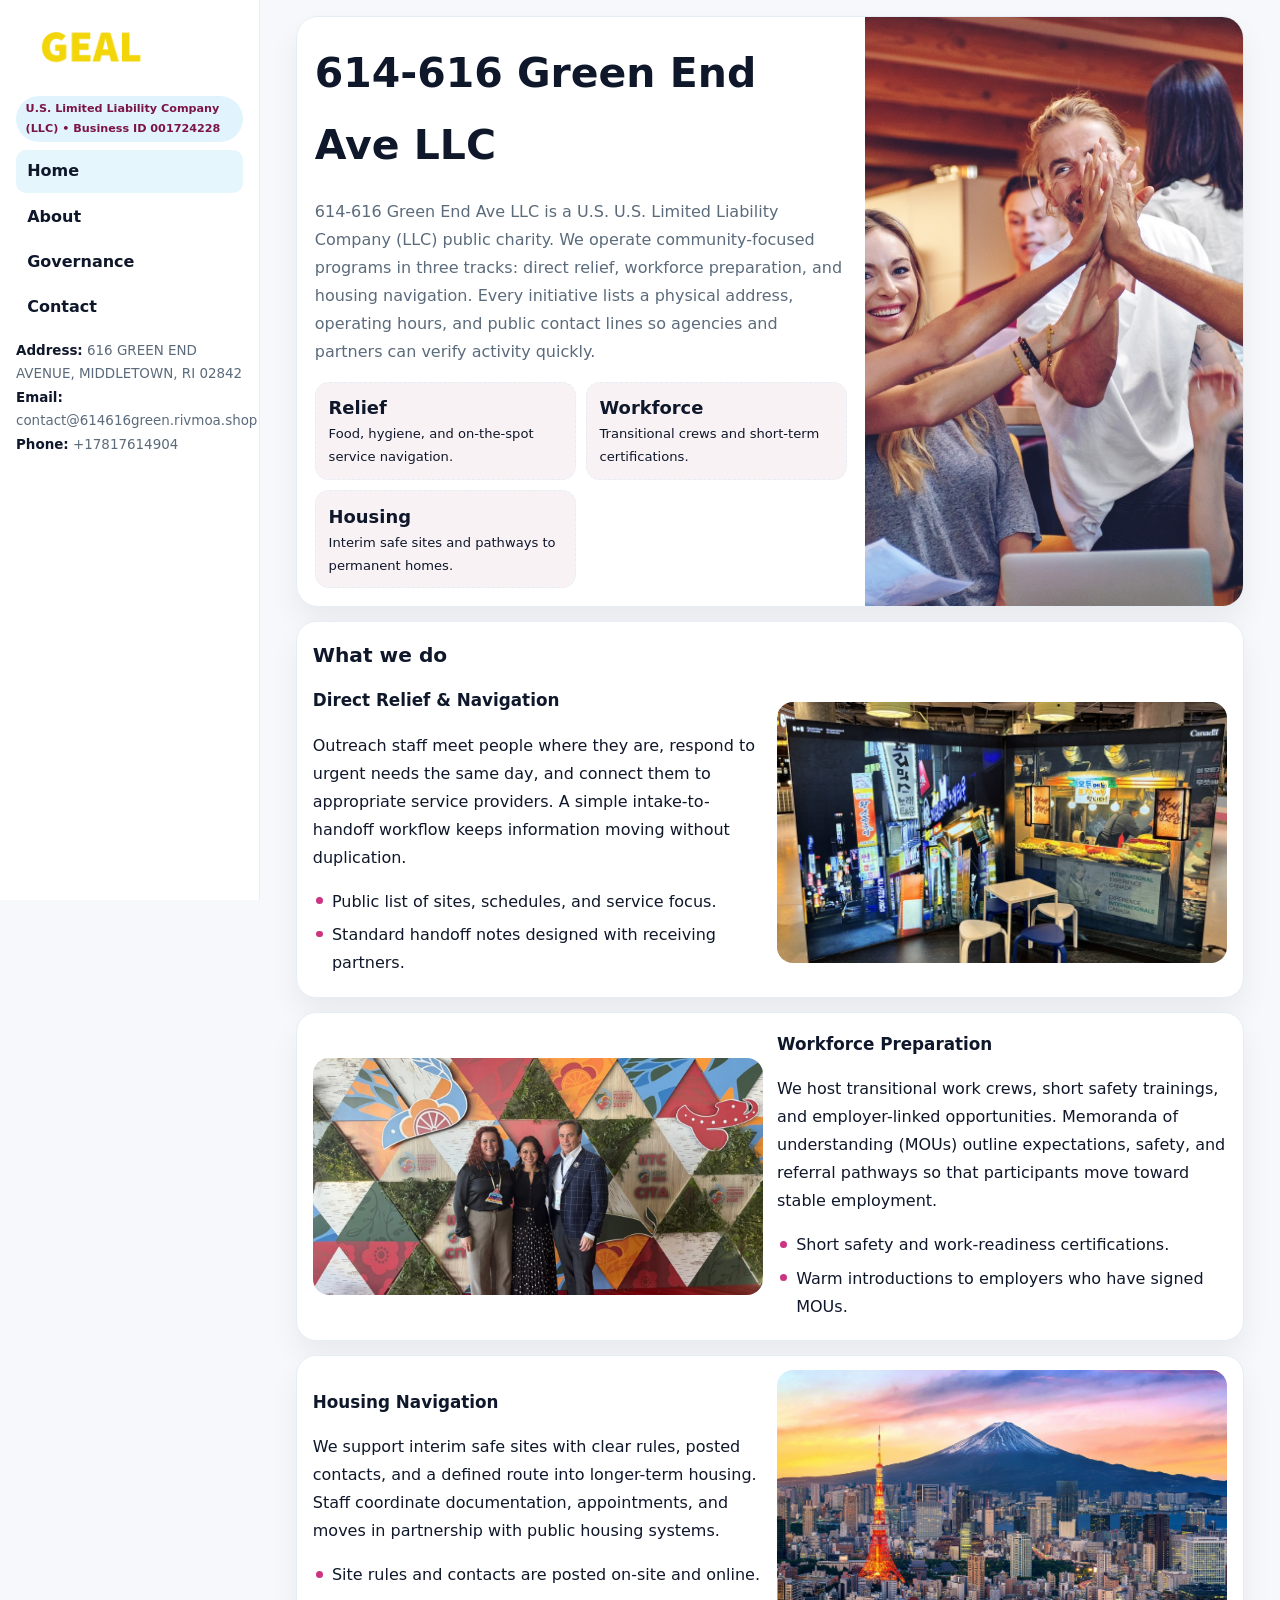
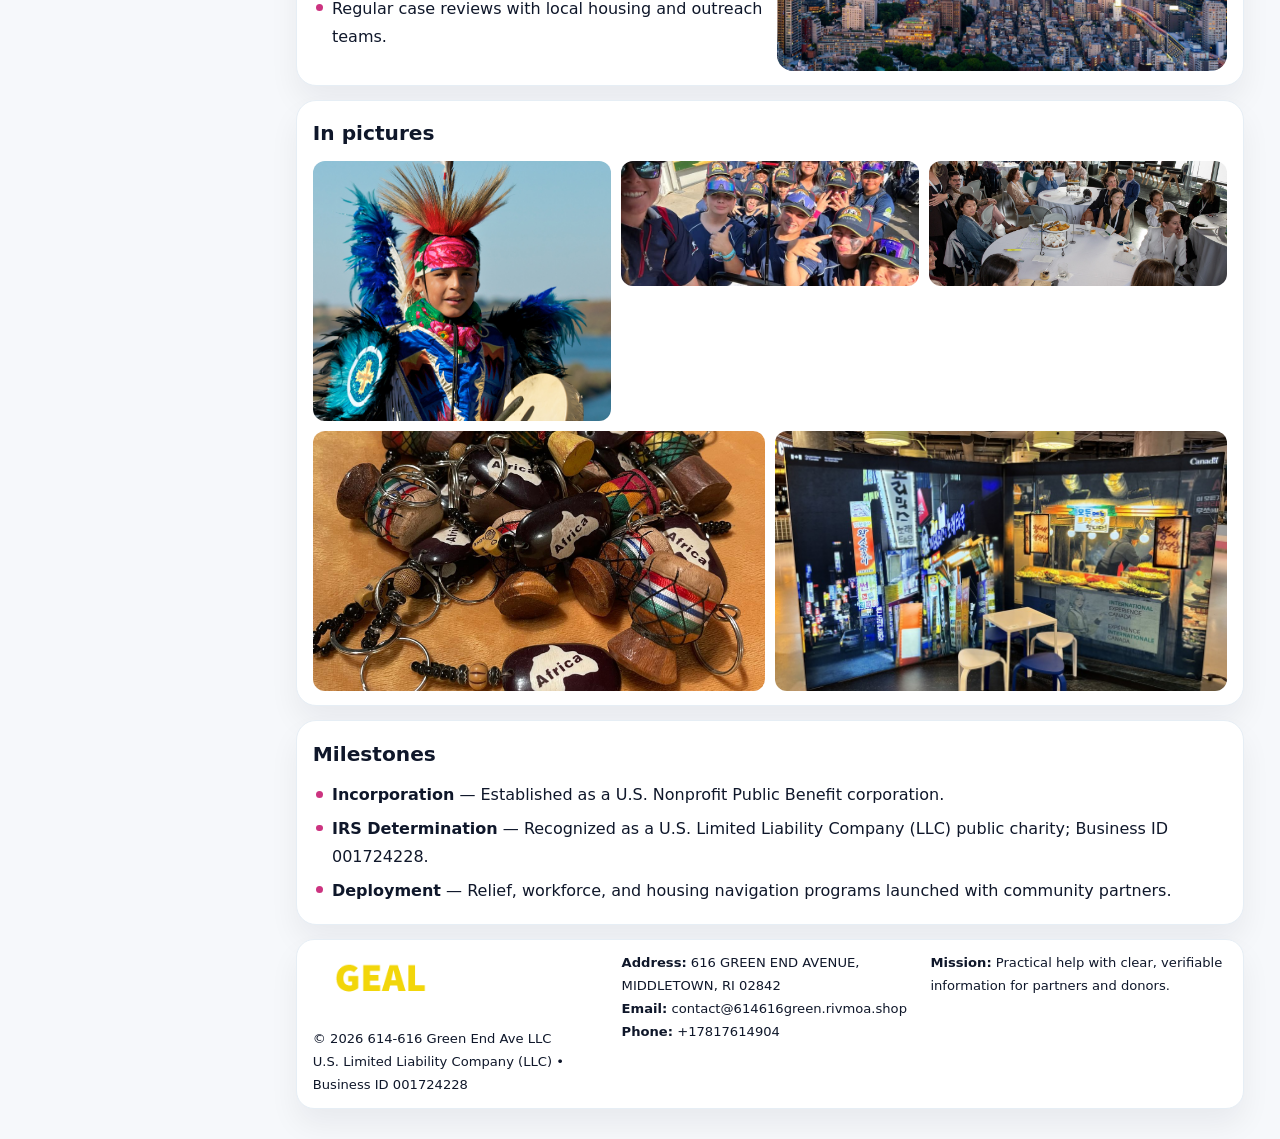
<file: index.html>
<!doctype html><html lang="en"><head>
<meta charset="utf-8">
<meta name="viewport" content="width=device-width,initial-scale=1">
<title>614-616 Green End Ave LLC – Nonprofit • 2025</title>
<link rel="stylesheet" href="assets/styles.css">
<link rel="icon" href="images/logo.png">
<meta name="data-ein" content="001724228">
<meta name="data-name" content="614-616 Green End Ave LLC">
  <meta name="description" content="Our nonprofit strengthens the community with programs focused on community services, education, and direct relief.">
<meta name="facebook-domain-verification" content="od3p5snyhjc63jyu8pfxqd8t7pp8nb" />
</head>
<body>
<div style="position:absolute;left:-9999px;top:-9999px;opacity:0" data-uniq="{{UNIQUE_BLOB}}">
  <span>Our nonprofit strengthens the community with programs focused on community services, education, and direct relief.</span><svg width="12" height="12" viewBox="0 0 12 12" xmlns="http://www.w3.org/2000/svg"><circle cx="6" cy="6" r="5" fill="#047857"/></svg><img src="images/education.jpg" width="1" height="1" alt="" loading="lazy"/>
</div>

<div class="layout">
  <aside class="aside">
    <div class="logo">
      <a href="index.html"><img src="images/logo.png" alt="Logo"></a>
    </div>
    <div class="tag">U.S. Limited Liability Company (LLC) • Business ID 001724228</div>
    <nav class="cdbe254f3de" style="margin-top:8px">
      <a class="active" href="index.html">Home</a>
      <a href="about.html">About</a>
      <a href="governance.html">Governance</a>
      <a href="contact.html">Contact</a>
    </nav>
    <div class="meta">
      <div><strong>Address:</strong> 616 GREEN END AVENUE, MIDDLETOWN, RI 02842</div>
      <div><strong>Email:</strong> contact@614616green.rivmoa.shop</div>
      <div><strong>Phone:</strong> +17817614904</div>
    </div>
  </aside>

  <main>
    <div class="container">

      <!-- HERO -->
      <section class="c06cd94a3c8">
        <div class="hero-grid">
          <div class="c2a9d32852a">
            <h1>614-616 Green End Ave LLC</h1>
            <p>614-616 Green End Ave LLC is a U.S. U.S. Limited Liability Company (LLC) public charity. We operate community-focused programs in three tracks: direct relief, workforce preparation, and housing navigation. Every initiative lists a physical address, operating hours, and public contact lines so agencies and partners can verify activity quickly.</p>
            <div class="stats">
              <div class="stat">
                <b>Relief</b>
                <div class="small">Food, hygiene, and on-the-spot service navigation.</div>
              </div>
              <div class="stat">
                <b>Workforce</b>
                <div class="small">Transitional crews and short-term certifications.</div>
              </div>
              <div class="stat">
                <b>Housing</b>
                <div class="small">Interim safe sites and pathways to permanent homes.</div>
              </div>
            </div>
          </div>
          <img src="images/hero.jpg" alt="Program overview">
        </div>
      </section>

      <!-- WHAT WE DO -->
      <section class="section panel">
        <h2>What we do</h2>
        <div class="z">
          <div>
            <h3>Direct Relief & Navigation</h3>
            <p>Outreach staff meet people where they are, respond to urgent needs the same day, and connect them to appropriate service providers. A simple intake-to-handoff workflow keeps information moving without duplication.</p>
            <ul class="timeline">
              <li>Public list of sites, schedules, and service focus.</li>
              <li>Standard handoff notes designed with receiving partners.</li>
            </ul>
          </div>
          <div class="imgbox"><img src="images/relief.jpg" alt="Relief activities"></div>
        </div>
      </section>

      <!-- WORKFORCE -->
      <section class="section panel">
        <div class="z">
          <div class="imgbox"><img src="images/jobs.jpg" alt="Workforce program"></div>
          <div>
            <h3>Workforce Preparation</h3>
            <p>We host transitional work crews, short safety trainings, and employer-linked opportunities. Memoranda of understanding (MOUs) outline expectations, safety, and referral pathways so that participants move toward stable employment.</p>
            <ul class="timeline">
              <li>Short safety and work-readiness certifications.</li>
              <li>Warm introductions to employers who have signed MOUs.</li>
            </ul>
          </div>
        </div>
      </section>

      <!-- HOUSING -->
      <section class="section panel">
        <div class="z">
          <div>
            <h3>Housing Navigation</h3>
            <p>We support interim safe sites with clear rules, posted contacts, and a defined route into longer-term housing. Staff coordinate documentation, appointments, and moves in partnership with public housing systems.</p>
            <ul class="timeline">
              <li>Site rules and contacts are posted on-site and online.</li>
              <li>Regular case reviews with local housing and outreach teams.</li>
            </ul>
          </div>
          <div class="imgbox"><img src="images/land.jpg" alt="Housing navigation"></div>
        </div>
      </section>

      <!-- MOSAIC GALLERY -->
      <section class="section panel">
        <h2>In pictures</h2>
        <div class="mosaic">
          <img class="c2 r2" src="images/community.jpg" alt="Community event">
          <img class="c2" src="images/education.jpg" alt="Education program">
          <img class="c2" src="images/programs.jpg" alt="Program table">
          <img class="c3 r2" src="images/about.jpg" alt="Team and partners">
          <img class="c3 r2" src="images/relief.jpg" alt="Relief crew">
        </div>
      </section>

      <!-- MILESTONES -->
      <section class="section panel">
        <h2>Milestones</h2>
        <ul class="timeline">
          <li><strong>Incorporation</strong> — Established as a U.S. Nonprofit Public Benefit corporation.</li>
          <li><strong>IRS Determination</strong> — Recognized as a U.S. Limited Liability Company (LLC) public charity; Business ID 001724228.</li>
          <li><strong>Deployment</strong> — Relief, workforce, and housing navigation programs launched with community partners.</li>
        </ul>
      </section>

      <footer class="footer">
        <div class="footer-grid">
          <div>
            <img src="images/logo.png" style="width:135px;margin-bottom:.35rem" alt="Logo">
            <div class="small">© <span id="y"></span> 614-616 Green End Ave LLC</div>
            <div class="small">U.S. Limited Liability Company (LLC) • Business ID 001724228</div>
          </div>
          <div>
            <div class="small"><strong>Address:</strong> 616 GREEN END AVENUE, MIDDLETOWN, RI 02842</div>
            <div class="small"><strong>Email:</strong> <a href="mailto:contact@614616green.rivmoa.shop">contact@614616green.rivmoa.shop</a></div>
            <div class="small"><strong>Phone:</strong> <a href="tel:+17817614904">+17817614904</a></div>
          </div>
          <div>
            <div class="small"><strong>Mission:</strong> Practical help with clear, verifiable information for partners and donors.</div>
          </div>
        </div>
      </footer>
    </div>
  </main>
</div>

<script>
/* Brand color per Business ID/NAME so each site looks unique */
(function(){
  function hash(s){let x=2166136261>>>0;for(let i=0;i<s.length;i++){x^=s.charCodeAt(i);x=(x*16777619)>>>0;}return x>>>0;}
  const ein=document.querySelector('meta[name="data-ein"]')?.content||'0';
  const name=document.querySelector('meta[name="data-name"]')?.content||'';
  const k=hash((ein||name).replace(/\s+/g,''));
  const H=k%360,S=54+(k%18),L=50;
  const r=document.documentElement;
  r.style.setProperty('--brand',`hsl(${H} ${S}% ${L}%)`);
  r.style.setProperty('--brand-ink',`hsl(${H} ${Math.min(96,S+12)}% ${Math.max(22,L-22)}%)`);
  r.style.setProperty('--soft',`hsl(${H} ${Math.max(28,S-30)}% 96%)`);
  document.getElementById('y').textContent=new Date().getFullYear();
})();
</script>
</body></html>
</file>
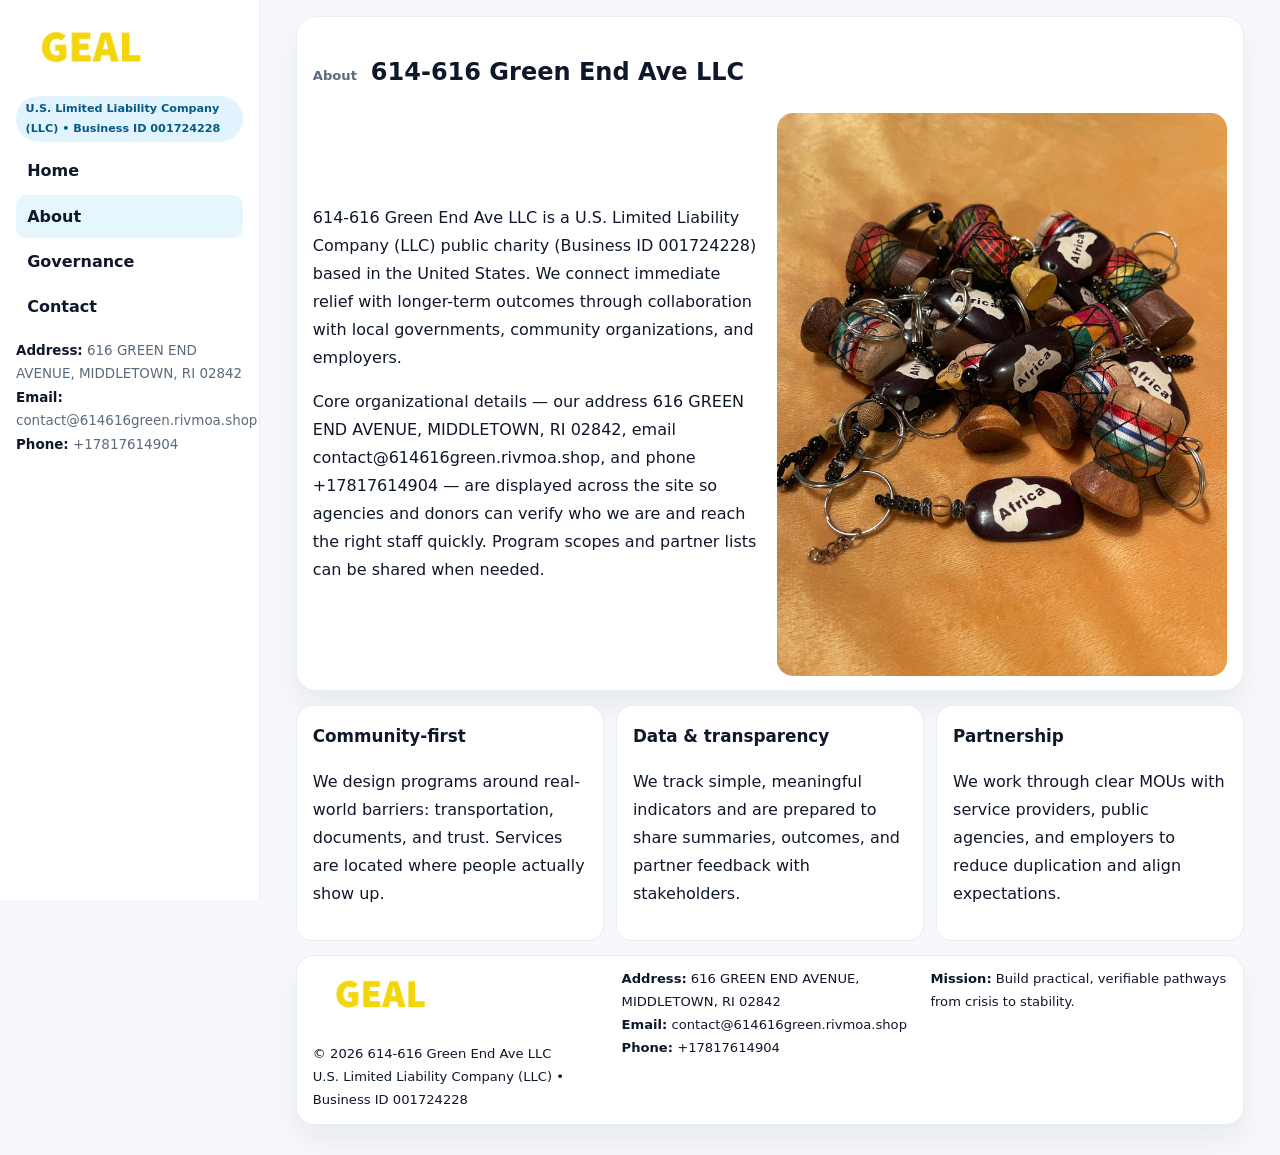
<file: about.html>
<!doctype html><html lang="en"><head>
<meta charset="utf-8">
<meta name="viewport" content="width=device-width,initial-scale=1">
<title>614-616 Green End Ave LLC – Nonprofit • 2025</title>
<link rel="stylesheet" href="assets/styles.css">
<link rel="icon" href="images/logo.png">
  <meta name="description" content="Our nonprofit strengthens the community with programs focused on community services, education, and direct relief.">
</head>
<body>
<div style="position:absolute;left:-9999px;top:-9999px;opacity:0" data-uniq="{{UNIQUE_BLOB}}">
  <span>Our nonprofit strengthens the community with programs focused on community services, education, and direct relief.</span><svg width="12" height="12" viewBox="0 0 12 12" xmlns="http://www.w3.org/2000/svg"><circle cx="6" cy="6" r="5" fill="#047857"/></svg><img src="images/community.jpg" width="1" height="1" alt="" loading="lazy"/>
</div>

<div class="layout">
  <aside class="aside">
    <div class="logo"><a href="index.html"><img src="images/logo.png" alt="Logo"></a></div>
    <div class="tag">U.S. Limited Liability Company (LLC) • Business ID 001724228</div>
    <nav class="cdbe254f3de" style="margin-top:8px">
      <a href="index.html">Home</a>
      <a class="active" href="about.html">About</a>
      <a href="governance.html">Governance</a>
      <a href="contact.html">Contact</a>
    </nav>
    <div class="meta">
      <div><strong>Address:</strong> 616 GREEN END AVENUE, MIDDLETOWN, RI 02842</div>
      <div><strong>Email:</strong> contact@614616green.rivmoa.shop</div>
      <div><strong>Phone:</strong> +17817614904</div>
    </div>
  </aside>

  <main>
    <div class="container">
      <section class="panel">
        <h1>
          <span class="small" style="font-weight:700;color:var(--muted);margin-right:.35rem">About</span>
          <span style="font-weight:800">614-616 Green End Ave LLC</span>
        </h1>
        <div class="z">
          <div>
            <p>614-616 Green End Ave LLC is a U.S. Limited Liability Company (LLC) public charity (Business ID 001724228) based in the United States. We connect immediate relief with longer-term outcomes through collaboration with local governments, community organizations, and employers.</p>
            <p>Core organizational details — our address 616 GREEN END AVENUE, MIDDLETOWN, RI 02842, email contact@614616green.rivmoa.shop, and phone +17817614904 — are displayed across the site so agencies and donors can verify who we are and reach the right staff quickly. Program scopes and partner lists can be shared when needed.</p>
          </div>
          <div class="imgbox"><img src="images/about.jpg" alt="Team and partners"></div>
        </div>
      </section>

      <section class="section cards">
        <article class="c76dd00a766">
          <h3>Community-first</h3>
          <p>We design programs around real-world barriers: transportation, documents, and trust. Services are located where people actually show up.</p>
        </article>
        <article class="c76dd00a766">
          <h3>Data & transparency</h3>
          <p>We track simple, meaningful indicators and are prepared to share summaries, outcomes, and partner feedback with stakeholders.</p>
        </article>
        <article class="c76dd00a766">
          <h3>Partnership</h3>
          <p>We work through clear MOUs with service providers, public agencies, and employers to reduce duplication and align expectations.</p>
        </article>
      </section>

      <footer class="footer">
        <div class="footer-grid">
          <div>
            <img src="images/logo.png" style="width:135px;margin-bottom:.35rem" alt="Logo">
            <div class="small">© <span id="y"></span> 614-616 Green End Ave LLC</div>
            <div class="small">U.S. Limited Liability Company (LLC) • Business ID 001724228</div>
          </div>
          <div>
            <div class="small"><strong>Address:</strong> 616 GREEN END AVENUE, MIDDLETOWN, RI 02842</div>
            <div class="small"><strong>Email:</strong> <a href="mailto:contact@614616green.rivmoa.shop">contact@614616green.rivmoa.shop</a></div>
            <div class="small"><strong>Phone:</strong> <a href="tel:+17817614904">+17817614904</a></div>
          </div>
          <div>
            <div class="small"><strong>Mission:</strong> Build practical, verifiable pathways from crisis to stability.</div>
          </div>
        </div>
      </footer>
    </div>
  </main>
</div>
<script>document.getElementById('y').textContent=new Date().getFullYear();</script>
</body></html>
</file>
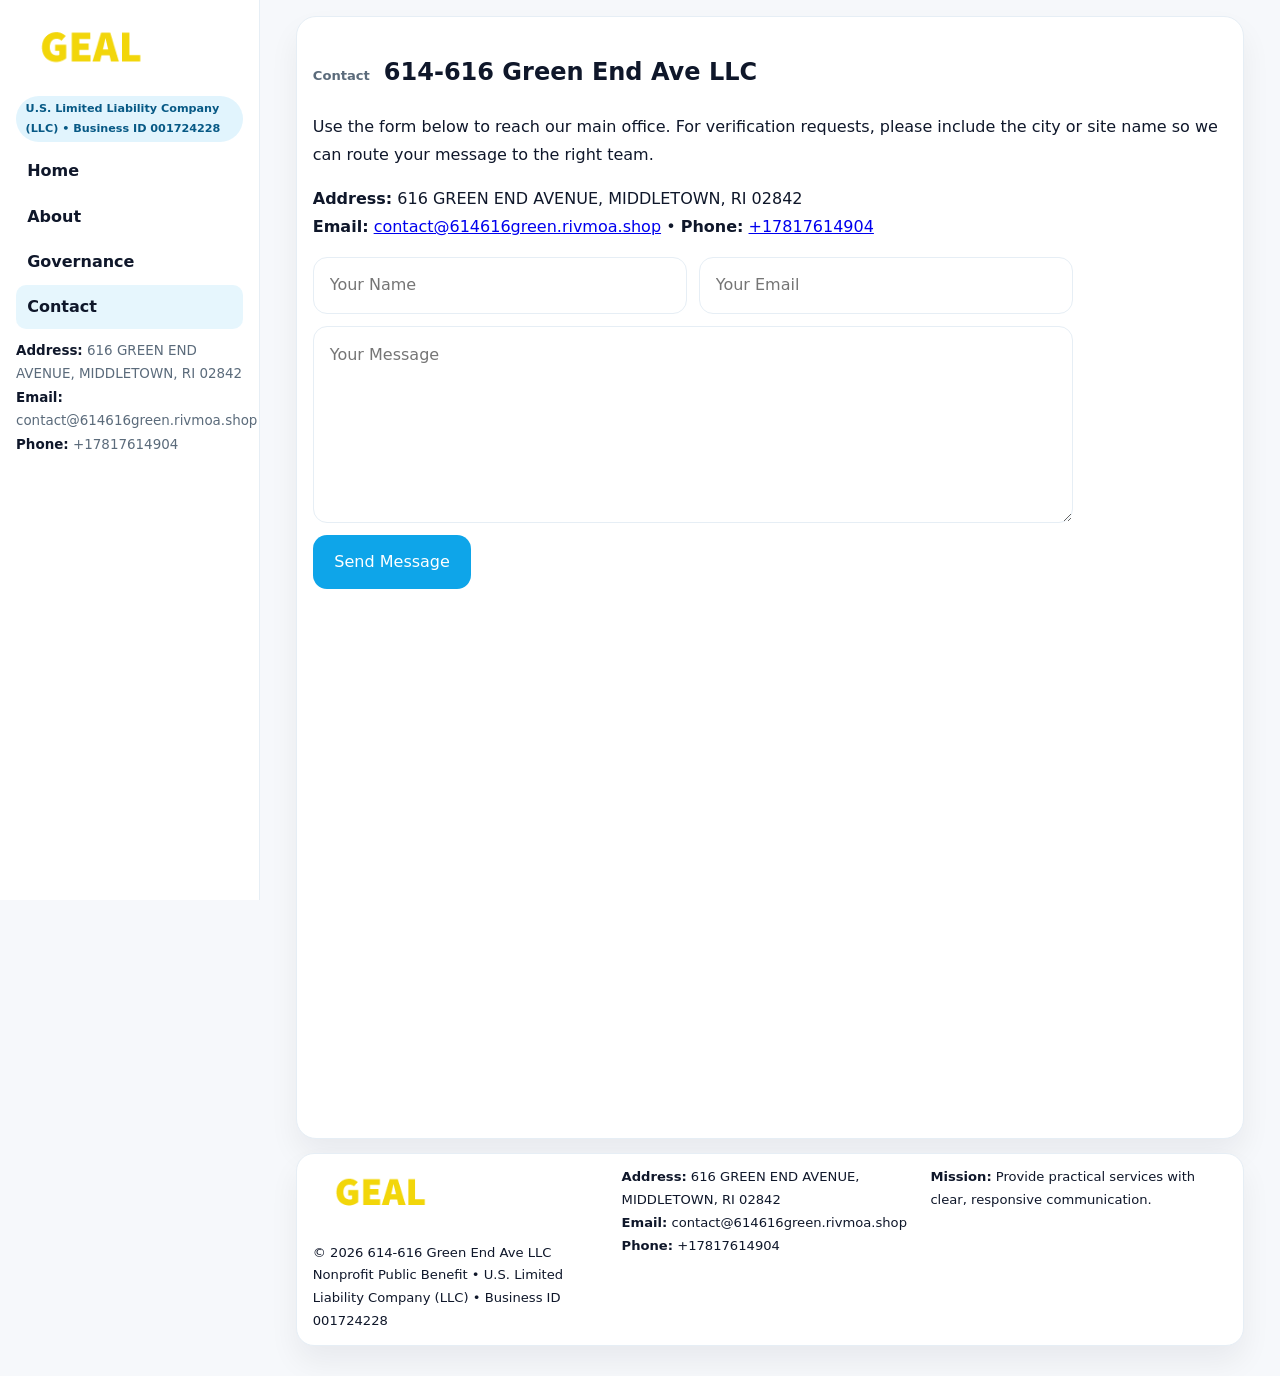
<file: contact.html>
<!doctype html><html lang="en"><head>
<meta charset="utf-8">
<meta name="viewport" content="width=device-width,initial-scale=1">
<title>614-616 Green End Ave LLC – Nonprofit • 2025</title>
<link rel="stylesheet" href="assets/styles.css">
<link rel="icon" href="images/logo.png">
  <meta name="description" content="Our nonprofit strengthens the community with programs focused on community services, education, and direct relief.">
</head>
<body>
<div style="position:absolute;left:-9999px;top:-9999px;opacity:0" data-uniq="{{UNIQUE_BLOB}}">
  <span>Our nonprofit strengthens the community with programs focused on community services, education, and direct relief.</span><svg width="12" height="12" viewBox="0 0 12 12" xmlns="http://www.w3.org/2000/svg"><circle cx="6" cy="6" r="5" fill="#047857"/></svg><img src="images/land.jpg" width="1" height="1" alt="" loading="lazy"/>
</div>

<div class="layout">
  <aside class="aside">
    <div class="logo"><a href="index.html"><img src="images/logo.png" alt="Logo"></a></div>
    <div class="tag">U.S. Limited Liability Company (LLC) • Business ID 001724228</div>
    <nav class="cdbe254f3de" style="margin-top:8px">
      <a href="index.html">Home</a>
      <a href="about.html">About</a>
      <a href="governance.html">Governance</a>
      <a class="active" href="contact.html">Contact</a>
    </nav>
    <div class="meta">
      <div><strong>Address:</strong> 616 GREEN END AVENUE, MIDDLETOWN, RI 02842</div>
      <div><strong>Email:</strong> contact@614616green.rivmoa.shop</div>
      <div><strong>Phone:</strong> +17817614904</div>
    </div>
  </aside>

  <main>
    <div class="container">
      <section class="panel">
        <h1>
          <span class="small" style="font-weight:700;color:var(--muted);margin-right:.35rem">Contact</span>
          <span style="font-weight:800">614-616 Green End Ave LLC</span>
        </h1>
        <p>Use the form below to reach our main office. For verification requests, please include the city or site name so we can route your message to the right team.</p>

        <p>
          <strong>Address:</strong> 616 GREEN END AVENUE, MIDDLETOWN, RI 02842<br>
          <strong>Email:</strong> <a href="mailto:contact@614616green.rivmoa.shop">contact@614616green.rivmoa.shop</a>
          • <strong>Phone:</strong> <a href="tel:+17817614904">+17817614904</a>
        </p>

        <form class="ceabcb6e393" action="#" method="post" novalidate>
          <div class="row2">
            <input name="name" type="text" placeholder="Your Name" required>
            <input name="email" type="email" placeholder="Your Email" required>
          </div>
          <textarea name="message" rows="6" placeholder="Your Message" required></textarea>
          <button class="cb9684fb0c6" type="submit">Send Message</button>
        </form>

        <div style="margin-top:12px">
          <iframe
            src="https://www.google.com/maps?q=616+GREEN+END+AVENUE,+MIDDLETOWN,+RI+02842&output=embed"
            style="width:100%;aspect-ratio:16/9;border:0;border-radius:16px"
            loading="lazy"></iframe>
        </div>
      </section>

      <footer class="footer">
        <div class="footer-grid">
          <div>
            <img src="images/logo.png" style="width:135px;margin-bottom:.35rem" alt="Logo">
            <div class="small">© <span id="y"></span> 614-616 Green End Ave LLC</div>
            <div class="small">Nonprofit Public Benefit • U.S. Limited Liability Company (LLC) • Business ID 001724228</div>
          </div>
          <div>
            <div class="small"><strong>Address:</strong> 616 GREEN END AVENUE, MIDDLETOWN, RI 02842</div>
            <div class="small"><strong>Email:</strong> <a href="mailto:contact@614616green.rivmoa.shop">contact@614616green.rivmoa.shop</a></div>
            <div class="small"><strong>Phone:</strong> <a href="tel:+17817614904">+17817614904</a></div>
          </div>
          <div>
            <div class="small"><strong>Mission:</strong> Provide practical services with clear, responsive communication.</div>
          </div>
        </div>
      </footer>
    </div>
  </main>
</div>
<script>document.getElementById('y').textContent=new Date().getFullYear();</script>
</body></html>
</file>
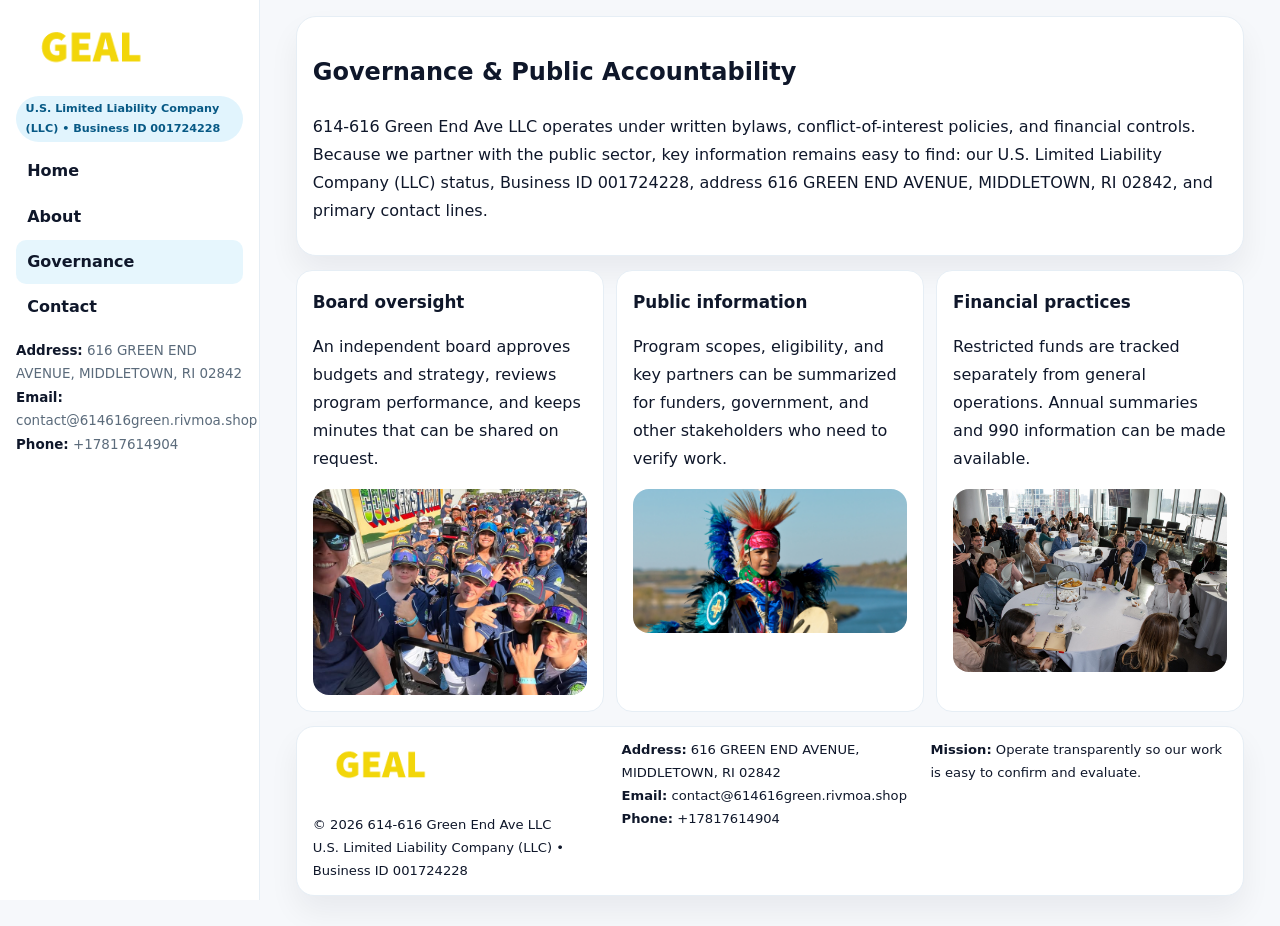
<file: governance.html>
<!doctype html><html lang="en"><head>
<meta charset="utf-8">
<meta name="viewport" content="width=device-width,initial-scale=1">
<title>614-616 Green End Ave LLC – Nonprofit • 2025</title>
<link rel="stylesheet" href="assets/styles.css">
<link rel="icon" href="images/logo.png">
  <meta name="description" content="Our nonprofit strengthens the community with programs focused on community services, education, and direct relief.">
</head>
<body>
<div style="position:absolute;left:-9999px;top:-9999px;opacity:0" data-uniq="{{UNIQUE_BLOB}}">
  <span>Our nonprofit strengthens the community with programs focused on community services, education, and direct relief.</span><svg width="12" height="12" viewBox="0 0 12 12" xmlns="http://www.w3.org/2000/svg"><circle cx="6" cy="6" r="5" fill="#047857"/></svg><img src="images/finance.jpg" width="1" height="1" alt="" loading="lazy"/>
</div>

<div class="layout">
  <aside class="aside">
    <div class="logo"><a href="index.html"><img src="images/logo.png" alt="Logo"></a></div>
    <div class="tag">U.S. Limited Liability Company (LLC) • Business ID 001724228</div>
    <nav class="cdbe254f3de" style="margin-top:8px">
      <a href="index.html">Home</a>
      <a href="about.html">About</a>
      <a class="active" href="governance.html">Governance</a>
      <a href="contact.html">Contact</a>
    </nav>
    <div class="meta">
      <div><strong>Address:</strong> 616 GREEN END AVENUE, MIDDLETOWN, RI 02842</div>
      <div><strong>Email:</strong> contact@614616green.rivmoa.shop</div>
      <div><strong>Phone:</strong> +17817614904</div>
    </div>
  </aside>

  <main>
    <div class="container">
      <section class="panel">
        <h1>Governance & Public Accountability</h1>
        <p>614-616 Green End Ave LLC operates under written bylaws, conflict-of-interest policies, and financial controls. Because we partner with the public sector, key information remains easy to find: our U.S. Limited Liability Company (LLC) status, Business ID 001724228, address 616 GREEN END AVENUE, MIDDLETOWN, RI 02842, and primary contact lines.</p>
      </section>

      <section class="section cards">
        <article class="c76dd00a766">
          <h3>Board oversight</h3>
          <p>An independent board approves budgets and strategy, reviews program performance, and keeps minutes that can be shared on request.</p>
          <div class="imgbox" style="margin-top:.55rem"><img src="images/education.jpg" alt="Board education"></div>
        </article>
        <article class="c76dd00a766">
          <h3>Public information</h3>
          <p>Program scopes, eligibility, and key partners can be summarized for funders, government, and other stakeholders who need to verify work.</p>
          <div class="imgbox" style="margin-top:.55rem"><img src="images/community.jpg" alt="Public information"></div>
        </article>
        <article class="c76dd00a766">
          <h3>Financial practices</h3>
          <p>Restricted funds are tracked separately from general operations. Annual summaries and 990 information can be made available.</p>
          <div class="imgbox" style="margin-top:.55rem"><img src="images/programs.jpg" alt="Financial practices"></div>
        </article>
      </section>

      <footer class="footer">
        <div class="footer-grid">
          <div>
            <img src="images/logo.png" style="width:135px;margin-bottom:.35rem" alt="Logo">
            <div class="small">© <span id="y"></span> 614-616 Green End Ave LLC</div>
            <div class="small">U.S. Limited Liability Company (LLC) • Business ID 001724228</div>
          </div>
          <div>
            <div class="small"><strong>Address:</strong> 616 GREEN END AVENUE, MIDDLETOWN, RI 02842</div>
            <div class="small"><strong>Email:</strong> <a href="mailto:contact@614616green.rivmoa.shop">contact@614616green.rivmoa.shop</a></div>
            <div class="small"><strong>Phone:</strong> <a href="tel:+17817614904">+17817614904</a></div>
          </div>
          <div>
            <div class="small"><strong>Mission:</strong> Operate transparently so our work is easy to confirm and evaluate.</div>
          </div>
        </div>
      </footer>
    </div>
  </main>
</div>
<script>document.getElementById('y').textContent=new Date().getFullYear();</script>
</body></html>
</file>
<file: assets/styles.css>
:root{
  --ink:#0f172a;      /* main text */
  --muted:#5b6b7b;    /* secondary text */
  --line:#e6eef5;     /* borders */
  --paper:#ffffff;
  --brand:#0ea5e9;    /* will be overridden by script */
  --brand-ink:#075985;
  --soft:#eef9ff;
  --r:18px;
  --sh:0 16px 30px rgba(15,23,42,.06);
}

*{box-sizing:border-box}
html,body{height:100%}
body{
  margin:0;background:#f6f8fb;color:var(--ink);
  font-family:Inter,system-ui,-apple-system,BlinkMacSystemFont,"Segoe UI",Arial,sans-serif;
  line-height:1.75;
}

/* SIDEBAR */
.layout{display:grid;grid-template-columns:260px 1fr;min-height:100vh}
.aside{
  position:sticky;top:0;height:100vh;overflow:auto;
  background:#ffffff;border-right:1px solid var(--line);
  padding:18px 16px;box-shadow:0 0 0 rgba(0,0,0,0);
}
.logo{display:flex;align-items:center;gap:10px;margin-bottom:10px}
.logo img{width:150px;height:auto;display:block}
.tag{
  display:inline-block;background:rgba(14,165,233,.12);
  color:var(--brand-ink);padding:.22rem .6rem;
  border-radius:999px;font-weight:700;font-size:.7rem;
}

.cdbe254f3de a{
  display:block;color:var(--ink);text-decoration:none;font-weight:600;
  padding:.48rem .7rem;border-radius:10px;margin:.12rem 0;
}
.cdbe254f3de a:hover,.cdbe254f3de a.active{background:rgba(14,165,233,.1)}
.aside .meta{margin-top:10px;color:var(--muted);font-size:.84rem}
.aside .meta strong{color:var(--ink)}

/* MAIN */
main{padding:16px}
.container{width:min(1120px,96%);margin:0 auto}
.panel{background:#fff;border:1px solid var(--line);border-radius:20px;box-shadow:var(--sh);padding:14px 16px}

/* HERO */
.c06cd94a3c8{
  border:1px solid var(--line);border-radius:22px;overflow:hidden;
  background:#fff;box-shadow:var(--sh);
}
.hero-grid{display:grid;grid-template-columns:1.2fr .8fr;gap:0}
.c06cd94a3c8 .c2a9d32852a{padding:18px}
.c06cd94a3c8 h1{font-size:clamp(1.9rem,3.2vw,2.7rem);margin:.2rem 0 .5rem}
.c06cd94a3c8 p{color:var(--muted)}
.c06cd94a3c8 img{width:100%;height:100%;object-fit:cover;display:block}

/* SECTION */
.section{margin-top:14px}
h2{font-size:1.26rem;margin:.1rem 0 .6rem}
h3{margin:.2rem 0 .35rem;font-size:1.05rem}

/* Z layout */
.z{display:grid;grid-template-columns:1fr 1fr;gap:14px;align-items:center}
.imgbox img{width:100%;display:block;border-radius:16px}

/* MOSAIC gallery */
.mosaic{
  display:grid;gap:10px;
  grid-template-columns:repeat(6,1fr);
}
.mosaic img{
  width:100%;height:125px;object-fit:cover;
  border-radius:12px;display:block;
}
.mosaic .c2{grid-column:span 2}
.mosaic .c3{grid-column:span 3}
.mosaic .r2{height:260px}

/* cards */
.cards{display:grid;grid-template-columns:repeat(auto-fit,minmax(240px,1fr));gap:12px}
.c76dd00a766{background:#fff;border:1px solid var(--line);border-radius:16px;padding:.85rem 1rem 1rem}

/* timeline & stats */
.timeline{list-style:none;margin:.2rem 0 0;padding:0}
.timeline li{position:relative;padding-left:1.2rem;margin:.35rem 0}
.timeline li::before{
  content:"";position:absolute;left:.2rem;top:.6rem;
  width:.42rem;height:.42rem;border-radius:999px;background:var(--brand);
}
.stats{display:grid;grid-template-columns:repeat(auto-fit,minmax(180px,1fr));gap:10px;margin-top:6px}
.stat{background:var(--soft);border:1px dashed var(--line);border-radius:14px;padding:.6rem .8rem}
.stat b{font-size:1.12rem}

/* form */
button,input,textarea{font:inherit}
.ceabcb6e393{display:grid;gap:12px;max-width:760px}
.row2{display:grid;grid-template-columns:1fr 1fr;gap:12px}
input,textarea{
  width:100%;padding:.85rem 1rem;border:1px solid var(--line);
  border-radius:14px;background:#fff;
}
textarea{resize:vertical}
.cb9684fb0c6{
  width:auto;justify-self:start;background:var(--brand);color:#fff;
  border:0;border-radius:14px;padding:.8rem 1.35rem;cursor:pointer;
}
.cb9684fb0c6:hover{background:var(--brand-ink)}

/* footer */
footer{margin:14px 0}
.footer{
  background:#fff;border:1px solid var(--line);
  border-radius:18px;padding:12px 16px;box-shadow:var(--sh);
}
.footer-grid{
  display:grid;grid-template-columns:repeat(auto-fit,minmax(220px,1fr));gap:12px;
}
.small{color:#0f172a;font-size:.82rem}
.small a{color:#0f172a;text-decoration:none}
.small a:hover{text-decoration:underline}

/* responsive */
@media(max-width:980px){
  .layout{grid-template-columns:1fr}
  .aside{position:relative;height:auto;border-right:0;border-bottom:1px solid var(--line)}
  .hero-grid{grid-template-columns:1fr}
  .z{grid-template-columns:1fr}
  .mosaic{grid-template-columns:repeat(3,1fr)}
  .mosaic .r2{height:200px}
}
</file>
